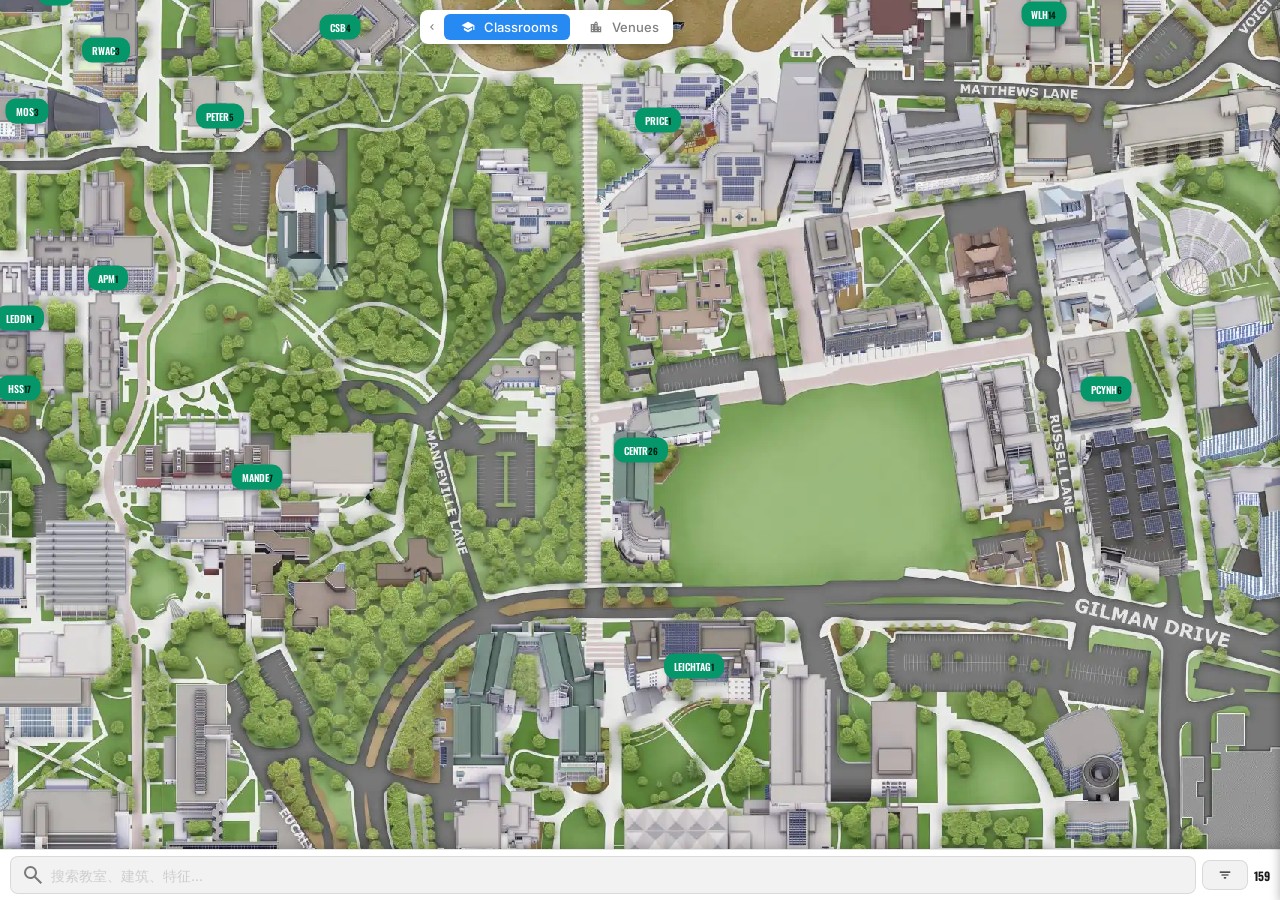
<file: index.html>
<!DOCTYPE html>
<html lang="en">
  <head>
    <meta charset="UTF-8" />
    <meta name="viewport" content="width=device-width, initial-scale=1" />

    <title>UCSD Classroom Schedules</title>
    <meta
      name="description"
      content="See what lectures are happening around you, or when a classroom isn't being used."
    />
    <meta
      property="og:image"
      content="./open-graph.png"
    />
    <meta name="twitter:card" content="summary_large_image" />

    <link rel="preconnect" href="https://fonts.googleapis.com" />
    <link rel="preconnect" href="https://fonts.gstatic.com" crossorigin />
    <link
      href="https://fonts.googleapis.com/css2?family=Inter:wght@400;500;600;700&family=Noto+Sans+SC:wght@400;500;700&family=Oswald&display=swap"
      rel="stylesheet"
    />
    <link rel="stylesheet" type="text/css" href="./index.css" />
  </head>
  <body>
    <div id="root"></div>
    <script src="./index.js"></script>
  </body>
</html>
</file>
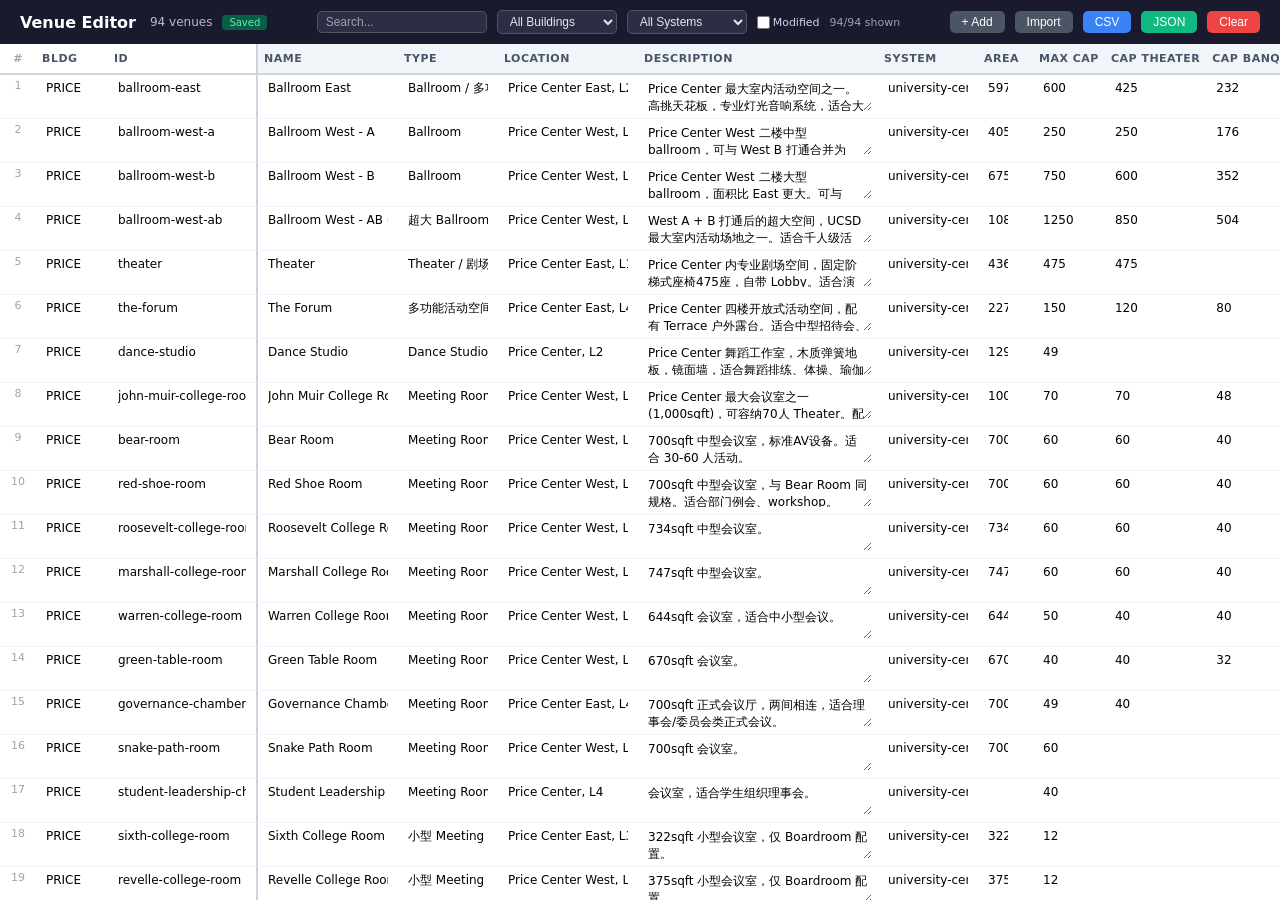
<file: venue-editor.html>
<!DOCTYPE html>
<html lang="zh-CN">
<head>
<meta charset="UTF-8">
<meta name="viewport" content="width=device-width, initial-scale=1.0">
<title>UCSD Venue Data Editor</title>
<style>
* { box-sizing: border-box; margin: 0; padding: 0; }
body { font-family: -apple-system, BlinkMacSystemFont, 'Segoe UI', system-ui, sans-serif; background: #f5f5f5; color: #333; }

.topbar {
  position: fixed; top: 0; left: 0; right: 0; z-index: 200;
  background: #1a1a2e; color: #fff; padding: 8px 20px;
  display: flex; align-items: center; gap: 10px; flex-wrap: nowrap;
  height: 44px;
}
.topbar h1 { font-size: 16px; font-weight: 600; white-space: nowrap; margin-right: 4px; }
.topbar .stats { font-size: 12px; opacity: 0.7; white-space: nowrap; }
.topbar .save-indicator { font-size: 10px; padding: 2px 7px; border-radius: 4px; white-space: nowrap; }
.topbar .save-indicator.saved { background: #065f46; color: #6ee7b7; }
.topbar .save-indicator.unsaved { background: #92400e; color: #fcd34d; }

/* Divider between left info and right controls */
.topbar .spacer { flex: 1; min-width: 8px; }

/* Filter controls inline in topbar */
.topbar input, .topbar select {
  padding: 3px 8px; border: 1px solid #4b5563; border-radius: 5px;
  font-size: 12px; background: #2d2d44; color: #e2e8f0;
}
.topbar input::placeholder { color: #9ca3af; }
.topbar input[type="text"] { width: 170px; }
.topbar select { max-width: 120px; }
.topbar label { font-size: 11px; display: flex; align-items: center; gap: 3px; white-space: nowrap; color: #cbd5e1; }
.topbar .filter-count { font-size: 11px; color: #9ca3af; white-space: nowrap; }

.topbar button {
  padding: 4px 12px; border-radius: 5px; border: none; cursor: pointer;
  font-size: 12px; font-weight: 500; white-space: nowrap;
}
.btn-primary { background: #3b82f6; color: #fff; }
.btn-primary:hover { background: #2563eb; }
.btn-secondary { background: #4b5563; color: #fff; }
.btn-secondary:hover { background: #374151; }
.btn-danger { background: #ef4444; color: #fff; }
.btn-danger:hover { background: #dc2626; }
.btn-success { background: #10b981; color: #fff; }
.btn-success:hover { background: #059669; }

/* Table wrapper: fills remaining viewport */
.table-wrap {
  position: fixed; top: 44px; left: 0; right: 0; bottom: 0;
  overflow: auto;
}

table {
  border-collapse: separate; border-spacing: 0;
  background: #fff; font-size: 12px;
}

/* --- Sticky header row --- */
thead th {
  position: sticky; top: 0; z-index: 20;
  /* top:0 relative to .table-wrap scroll container */
  background: #f1f5f9; border-bottom: 2px solid #cbd5e1;
  padding: 8px 6px; text-align: left; font-weight: 600; font-size: 11px;
  color: #475569; text-transform: uppercase; letter-spacing: 0.5px;
  white-space: nowrap; cursor: pointer; user-select: none;
}
thead th:hover { background: #e2e8f0; }

/* --- Frozen columns: #, Bldg, ID = col 0,1,2 --- */
.freeze {
  position: sticky; z-index: 15;
  background: inherit;
}
thead .freeze { z-index: 30; } /* header + frozen = highest */

.freeze-0 { left: 0; min-width: 36px; }
.freeze-1 { left: 36px; min-width: 72px; }
.freeze-2 { left: 108px; min-width: 150px; border-right: 2px solid #cbd5e1; }

tbody tr { border-bottom: 1px solid #f1f5f9; }
tbody tr:hover td { background: #eff6ff; }
tbody tr.modified td { background: #fefce8; }
/* Frozen cols keep their color on hover/modified */
tbody tr:hover .freeze { background: #e0ecff; }
tbody tr.modified .freeze { background: #fef3c7; }
tbody tr .freeze { background: #fff; }

td {
  padding: 3px 5px; vertical-align: top; max-width: 220px;
  border-bottom: 1px solid #f1f5f9;
}
td input, td textarea, td select {
  width: 100%; border: 1px solid transparent; background: transparent;
  padding: 2px 4px; font-size: 12px; font-family: inherit; border-radius: 3px;
  resize: vertical;
}
td input:focus, td textarea:focus, td select:focus {
  border-color: #3b82f6; background: #fff; outline: none;
  box-shadow: 0 0 0 2px rgba(59,130,246,0.2);
}
td textarea { min-height: 26px; }

.col-desc { min-width: 240px; }
.col-loc { min-width: 140px; }
.col-type { min-width: 100px; }
.col-num { min-width: 55px; }
.col-rate { min-width: 120px; }
.col-equip { min-width: 140px; }
.col-tags { min-width: 100px; }
.col-bool { min-width: 40px; text-align: center; }

.row-num {
  color: #9ca3af; font-size: 11px; text-align: center;
  padding: 4px 2px;
}

.toast {
  position: fixed; bottom: 24px; right: 24px; padding: 12px 20px;
  background: #1f2937; color: #fff; border-radius: 8px; font-size: 13px;
  opacity: 0; transition: opacity 0.3s; z-index: 999; pointer-events: none;
}
.toast.show { opacity: 1; }
</style>
</head>
<body>

<div class="topbar">
  <h1>Venue Editor</h1>
  <span class="stats" id="stats"></span>
  <span class="save-indicator saved" id="saveIndicator">Saved</span>

  <span class="spacer"></span>

  <input type="text" id="search" placeholder="Search..." oninput="renderTable()">
  <select id="filterBldg" onchange="renderTable()"><option value="">All Bldgs</option></select>
  <select id="filterSystem" onchange="renderTable()"><option value="">All Systems</option></select>
  <label><input type="checkbox" id="filterModified" onchange="renderTable()"> Modified</label>
  <span class="filter-count" id="filterCount"></span>

  <span class="spacer"></span>

  <button class="btn-secondary" onclick="addRow()">+ Add</button>
  <button class="btn-secondary" onclick="importCSV()">Import</button>
  <button class="btn-primary" onclick="exportCSV()">CSV</button>
  <button class="btn-success" onclick="exportJSON()">JSON</button>
  <button class="btn-danger" onclick="clearStorage()">Clear</button>
</div>

<div class="table-wrap" id="tableWrap">
  <table>
    <thead id="thead"></thead>
    <tbody id="tbody"></tbody>
  </table>
</div>

<div class="toast" id="toast"></div>
<input type="file" id="fileInput" accept=".csv" style="display:none" onchange="handleFile(event)">

<script>
const STORAGE_KEY = 'ucsd-venue-editor-data';
const STORAGE_MOD_KEY = 'ucsd-venue-editor-modified';

const FIELDS = [
  // First 3 are frozen (index 0=#row, 1=bldg, 2=id)
  { key: 'building_code', label: 'Bldg', type: 'text' },
  { key: 'id', label: 'ID', type: 'text' },
  // Rest scroll normally
  { key: 'name', label: 'Name', class: 'col-loc', type: 'text' },
  { key: 'type', label: 'Type', class: 'col-type', type: 'text' },
  { key: 'location', label: 'Location', class: 'col-loc', type: 'text' },
  { key: 'description', label: 'Description', class: 'col-desc', type: 'textarea' },
  { key: 'system', label: 'System', class: 'col-type', type: 'text' },
  { key: 'area_sqft', label: 'Area', class: 'col-num', type: 'number' },
  { key: 'max_capacity', label: 'Max Cap', class: 'col-num', type: 'number' },
  { key: 'capacity_theater', label: 'Cap Theater', class: 'col-num', type: 'number' },
  { key: 'capacity_banquet', label: 'Cap Banquet', class: 'col-num', type: 'number' },
  { key: 'capacity_classroom', label: 'Cap Class', class: 'col-num', type: 'number' },
  { key: 'capacity_reception', label: 'Cap Recep', class: 'col-num', type: 'number' },
  { key: 'capacity_boardroom', label: 'Cap Board', class: 'col-num', type: 'number' },
  { key: 'capacity_hollow_square', label: 'Cap HolSq', class: 'col-num', type: 'number' },
  { key: 'rate_rso', label: 'Rate RSO', class: 'col-rate', type: 'text' },
  { key: 'rate_department', label: 'Rate Dept', class: 'col-rate', type: 'text' },
  { key: 'rate_external', label: 'Rate External', class: 'col-rate', type: 'text' },
  { key: 'rso_free', label: 'RSO Free', class: 'col-bool', type: 'checkbox' },
  { key: 'managed_by', label: 'Managed By', class: 'col-type', type: 'text' },
  { key: 'equipment', label: 'Equipment', class: 'col-equip', type: 'text' },
  { key: 'booking_method', label: 'Booking', class: 'col-type', type: 'text' },
  { key: 'contact', label: 'Contact', class: 'col-type', type: 'text' },
  { key: 'notes', label: 'Notes', class: 'col-desc', type: 'text' },
  { key: 'tags', label: 'Tags', class: 'col-tags', type: 'text' },
  { key: 'cssa_recommended', label: 'CSSA', class: 'col-bool', type: 'checkbox' },
  { key: 'category', label: 'Category', class: 'col-type', type: 'text' },
];

let venues = [];
let original = [];
let modified = new Set();
let sortCol = null, sortAsc = true;
let saveTimer = null;

// --- localStorage persistence ---
function saveToStorage() {
  try {
    localStorage.setItem(STORAGE_KEY, JSON.stringify(venues));
    localStorage.setItem(STORAGE_MOD_KEY, JSON.stringify([...modified]));
    updateSaveIndicator(true);
  } catch(e) { console.warn('Storage save failed', e); }
}

function loadFromStorage() {
  try {
    const d = localStorage.getItem(STORAGE_KEY);
    const m = localStorage.getItem(STORAGE_MOD_KEY);
    if (d) {
      venues = JSON.parse(d);
      modified = m ? new Set(JSON.parse(m)) : new Set();
      return true;
    }
  } catch(e) {}
  return false;
}

function clearStorage() {
  if (!confirm('Clear all cached edits and reload from CSV?')) return;
  localStorage.removeItem(STORAGE_KEY);
  localStorage.removeItem(STORAGE_MOD_KEY);
  location.reload();
}

function updateSaveIndicator(saved) {
  const el = document.getElementById('saveIndicator');
  el.textContent = saved ? 'Saved' : 'Unsaved...';
  el.className = 'save-indicator ' + (saved ? 'saved' : 'unsaved');
}

function scheduleSave() {
  updateSaveIndicator(false);
  clearTimeout(saveTimer);
  saveTimer = setTimeout(saveToStorage, 800);
}

// --- Init ---
if (loadFromStorage()) {
  original = JSON.parse(JSON.stringify(venues));
  initFilters();
  renderTable();
  toast(`Restored ${venues.length} venues from cache (${modified.size} modified)`);
} else {
  fetch('venue-data-export.csv')
    .then(r => r.text())
    .then(csv => {
      venues = parseCSV(csv);
      original = JSON.parse(JSON.stringify(venues));
      saveToStorage();
      initFilters();
      renderTable();
    })
    .catch(() => { toast('No CSV found. Import a file to start.'); });
}

// --- CSV parsing ---
function parseCSV(text) {
  const lines = text.split('\n');
  const headers = parseCSVLine(lines[0]);
  const rows = [];
  for (let i = 1; i < lines.length; i++) {
    if (!lines[i].trim()) continue;
    const vals = parseCSVLine(lines[i]);
    const row = {};
    headers.forEach((h, j) => row[h] = vals[j] || '');
    rows.push(row);
  }
  return rows;
}

function parseCSVLine(line) {
  const result = []; let current = ''; let inQuotes = false;
  for (let i = 0; i < line.length; i++) {
    const c = line[i];
    if (inQuotes) {
      if (c === '"' && line[i+1] === '"') { current += '"'; i++; }
      else if (c === '"') { inQuotes = false; }
      else { current += c; }
    } else {
      if (c === '"') { inQuotes = true; }
      else if (c === ',') { result.push(current); current = ''; }
      else { current += c; }
    }
  }
  result.push(current);
  return result;
}

function escapeCSV(val) {
  val = String(val ?? '');
  if (val.includes(',') || val.includes('"') || val.includes('\n')) {
    return '"' + val.replace(/"/g, '""') + '"';
  }
  return val;
}

function initFilters() {
  const bldgs = [...new Set(venues.map(v => v.building_code))].sort();
  const systems = [...new Set(venues.map(v => v.system))].sort();
  const bldgSel = document.getElementById('filterBldg');
  const sysSel = document.getElementById('filterSystem');
  // Reset options
  bldgSel.innerHTML = '<option value="">All Buildings</option>';
  sysSel.innerHTML = '<option value="">All Systems</option>';
  bldgs.forEach(b => { const o = document.createElement('option'); o.value = b; o.textContent = b; bldgSel.appendChild(o); });
  systems.forEach(s => { const o = document.createElement('option'); o.value = s; o.textContent = s; sysSel.appendChild(o); });
  document.getElementById('stats').textContent = `${venues.length} venues`;
}

function getFiltered() {
  const q = document.getElementById('search').value.toLowerCase();
  const bldg = document.getElementById('filterBldg').value;
  const sys = document.getElementById('filterSystem').value;
  const modOnly = document.getElementById('filterModified').checked;

  let rows = venues.map((v, i) => ({ ...v, _idx: i }));
  if (q) rows = rows.filter(v => Object.values(v).some(val => String(val).toLowerCase().includes(q)));
  if (bldg) rows = rows.filter(v => v.building_code === bldg);
  if (sys) rows = rows.filter(v => v.system === sys);
  if (modOnly) rows = rows.filter(v => modified.has(v._idx));

  if (sortCol) {
    rows.sort((a, b) => {
      let va = a[sortCol] ?? '', vb = b[sortCol] ?? '';
      const na = Number(va), nb = Number(vb);
      if (!isNaN(na) && !isNaN(nb) && va !== '' && vb !== '') return sortAsc ? na - nb : nb - na;
      return sortAsc ? String(va).localeCompare(String(vb)) : String(vb).localeCompare(String(va));
    });
  }
  return rows;
}

function renderTable() {
  const thead = document.getElementById('thead');
  const tbody = document.getElementById('tbody');
  const filtered = getFiltered();

  document.getElementById('filterCount').textContent =
    `${filtered.length}/${venues.length} shown` + (modified.size ? ` | ${modified.size} modified` : '');

  // Header: # (freeze-0), Bldg (freeze-1), ID (freeze-2), ...rest
  let hdr = '<tr>';
  hdr += '<th class="row-num freeze freeze-0">#</th>';
  hdr += `<th class="freeze freeze-1" onclick="sortBy('${FIELDS[0].key}')">${FIELDS[0].label}${sortCol===FIELDS[0].key?(sortAsc?' ↑':' ↓'):''}</th>`;
  hdr += `<th class="freeze freeze-2" onclick="sortBy('${FIELDS[1].key}')">${FIELDS[1].label}${sortCol===FIELDS[1].key?(sortAsc?' ↑':' ↓'):''}</th>`;
  for (let i = 2; i < FIELDS.length; i++) {
    const f = FIELDS[i];
    hdr += `<th class="${f.class||''}" onclick="sortBy('${f.key}')">${f.label}${sortCol===f.key?(sortAsc?' ↑':' ↓'):''}</th>`;
  }
  hdr += '<th style="min-width:32px"></th></tr>';
  thead.innerHTML = hdr;

  // Body
  tbody.innerHTML = filtered.map(v => {
    const idx = v._idx;
    const isMod = modified.has(idx);
    let row = `<tr class="${isMod ? 'modified' : ''}" data-idx="${idx}">`;
    // Frozen col 0: row number
    row += `<td class="row-num freeze freeze-0">${idx + 1}</td>`;
    // Frozen col 1: building_code
    row += `<td class="freeze freeze-1"><input type="text" value="${esc(v[FIELDS[0].key])}" onchange="updateCell(${idx},'${FIELDS[0].key}',this.value)"></td>`;
    // Frozen col 2: id
    row += `<td class="freeze freeze-2"><input type="text" value="${esc(v[FIELDS[1].key])}" onchange="updateCell(${idx},'${FIELDS[1].key}',this.value)"></td>`;
    // Rest
    for (let i = 2; i < FIELDS.length; i++) {
      const f = FIELDS[i];
      if (f.type === 'checkbox') {
        const checked = v[f.key] === 'True' || v[f.key] === 'true' || v[f.key] === true;
        row += `<td class="${f.class||''}"><input type="checkbox" ${checked ? 'checked' : ''} onchange="updateCell(${idx},'${f.key}',this.checked)"></td>`;
      } else if (f.type === 'textarea') {
        row += `<td class="${f.class||''}"><textarea onchange="updateCell(${idx},'${f.key}',this.value)" onblur="updateCell(${idx},'${f.key}',this.value)">${esc(v[f.key])}</textarea></td>`;
      } else {
        row += `<td class="${f.class||''}"><input type="${f.type}" value="${esc(v[f.key])}" onchange="updateCell(${idx},'${f.key}',this.value)"></td>`;
      }
    }
    row += `<td><button onclick="deleteRow(${idx})" style="border:none;background:none;color:#ef4444;cursor:pointer;font-size:13px" title="Delete">✕</button></td>`;
    row += '</tr>';
    return row;
  }).join('');
}

function esc(s) { return String(s ?? '').replace(/&/g,'&amp;').replace(/"/g,'&quot;').replace(/</g,'&lt;'); }

function updateCell(idx, key, value) {
  venues[idx][key] = value;
  const orig = original[idx];
  if (orig && orig[key] !== String(value)) { modified.add(idx); }
  document.querySelector(`tr[data-idx="${idx}"]`)?.classList.toggle('modified', modified.has(idx));
  document.getElementById('filterCount').textContent =
    `${getFiltered().length}/${venues.length} shown` + (modified.size ? ` | ${modified.size} modified` : '');
  scheduleSave();
}

function sortBy(col) {
  if (sortCol === col) sortAsc = !sortAsc;
  else { sortCol = col; sortAsc = true; }
  renderTable();
}

function addRow() {
  const row = {};
  FIELDS.forEach(f => row[f.key] = f.type === 'checkbox' ? false : '');
  venues.push(row);
  modified.add(venues.length - 1);
  scheduleSave();
  renderTable();
  document.getElementById('tbody').lastElementChild?.scrollIntoView({ behavior: 'smooth' });
  toast('New row added');
}

function deleteRow(idx) {
  if (!confirm(`Delete "${venues[idx]?.name || 'this venue'}"?`)) return;
  venues.splice(idx, 1);
  original.splice(idx, 1);
  modified = new Set([...modified].filter(i => i !== idx).map(i => i > idx ? i - 1 : i));
  scheduleSave();
  renderTable();
  toast('Row deleted');
}

function exportCSV() {
  const headers = FIELDS.map(f => f.key);
  if (venues.length > 0) {
    Object.keys(venues[0]).forEach(k => { if (!headers.includes(k) && k !== '_idx') headers.push(k); });
  }
  const lines = [headers.join(',')];
  venues.forEach(v => { lines.push(headers.map(h => escapeCSV(v[h])).join(',')); });
  download(lines.join('\n'), 'venue-data-export.csv', 'text/csv;charset=utf-8');
  toast('CSV exported');
}

function exportJSON() {
  const venueMap = {};
  venues.forEach(v => {
    const code = v.building_code;
    if (!venueMap[code]) venueMap[code] = { spaces: [] };
    const cap = {};
    if (v.capacity_theater) cap.theater = Number(v.capacity_theater);
    if (v.capacity_banquet) cap.banquet = Number(v.capacity_banquet);
    if (v.capacity_classroom) cap.classroom = Number(v.capacity_classroom);
    if (v.capacity_reception) cap.reception = Number(v.capacity_reception);
    if (v.capacity_boardroom) cap.boardroom = Number(v.capacity_boardroom);
    if (v.capacity_circle) cap.circle = Number(v.capacity_circle);
    if (v.capacity_u_shape) cap.u_shape = Number(v.capacity_u_shape);
    if (v.capacity_hollow_square) cap.hollow_square = Number(v.capacity_hollow_square);
    if (v.capacity_max_standalone) cap.max = Number(v.capacity_max_standalone);
    const space = {
      id: v.id, name: v.name, category: v.category || '',
      description: (v.description || '').replace(/ \| /g, '\n'),
      system: v.system || '',
      location: (v.location || '').replace(/ \| /g, '\n'),
      area_sqft: v.area_sqft ? Number(v.area_sqft) : null,
      capacity: cap,
      max_capacity: v.max_capacity ? Number(v.max_capacity) : null,
      type: v.type || '',
      rates: {
        rso: (v.rate_rso || '').replace(/ \| /g, '\n'),
        department: (v.rate_department || '').replace(/ \| /g, '\n'),
        external: (v.rate_external || '').replace(/ \| /g, '\n'),
      },
      rso_free: v.rso_free === true || v.rso_free === 'True' || v.rso_free === 'true',
      managed_by: (v.managed_by || '').replace(/ \| /g, '\n'),
      equipment: (v.equipment || '').split(' | ').filter(Boolean),
      booking_method: (v.booking_method || '').replace(/ \| /g, '\n'),
      contact: (v.contact || '').replace(/ \| /g, '\n'),
      notes: (v.notes || '').replace(/ \| /g, '\n'),
      tags: (v.tags || '').split(' | ').filter(Boolean),
      cssa_recommended: v.cssa_recommended === true || v.cssa_recommended === 'True' || v.cssa_recommended === 'true',
    };
    venueMap[code].spaces.push(space);
  });
  const output = JSON.stringify({ venues: venueMap }, null, 2);
  download(output, 'venues-export.json', 'application/json');
  toast('JSON exported');
}

function download(content, filename, type) {
  const blob = new Blob([content], { type });
  const a = document.createElement('a');
  a.href = URL.createObjectURL(blob);
  a.download = filename;
  a.click();
  URL.revokeObjectURL(a.href);
}

function importCSV() { document.getElementById('fileInput').click(); }

function handleFile(e) {
  const file = e.target.files[0];
  if (!file) return;
  const reader = new FileReader();
  reader.onload = (ev) => {
    venues = parseCSV(ev.target.result);
    original = JSON.parse(JSON.stringify(venues));
    modified = new Set();
    saveToStorage();
    initFilters();
    renderTable();
    toast(`Imported ${venues.length} venues from ${file.name}`);
  };
  reader.readAsText(file);
  e.target.value = '';
}

// Drag & drop
document.addEventListener('dragover', e => e.preventDefault());
document.addEventListener('drop', e => {
  e.preventDefault();
  const file = e.dataTransfer.files[0];
  if (file && file.name.endsWith('.csv')) {
    const reader = new FileReader();
    reader.onload = (ev) => {
      venues = parseCSV(ev.target.result);
      original = JSON.parse(JSON.stringify(venues));
      modified = new Set();
      saveToStorage();
      initFilters();
      renderTable();
      toast(`Imported ${venues.length} venues`);
    };
    reader.readAsText(file);
  }
});

function toast(msg) {
  const t = document.getElementById('toast');
  t.textContent = msg;
  t.classList.add('show');
  setTimeout(() => t.classList.remove('show'), 3000);
}
</script>
</body>
</html>
</file>
<file: index.css>
:root{color-scheme:dark;--background: #182330;--text: rgba(255, 255, 255, .9);--secondary: rgba(255, 255, 255, .5);--exam: #c1d84d;--line: #435060;--card-line: rgba(255, 255, 255, .1);--card-header: rgba(255, 255, 255, .05);--result-hover: rgba(255, 255, 255, .1);--button: rgba(0, 184, 255, .3);--button-hover: rgba(0, 184, 255, .5);--field: rgba(255, 255, 255, .1);--card-shadow-hover: 0 2px 5px rgba(0, 0, 0, .3);--card-shadow-active: 0 0 0 rgba(0, 0, 0, .6);--modal: #324153;--modal-shadow: 0 3px 10px rgba(0, 0, 0, .5);--red: #ff4e84;--active: #41cf46;--soon: #f3d500;--dropdown: url("./material-arrow-drop-down-white-6SBEOKL6.svg");--link: #9acfff;--highlight: rgba(255, 255, 255, .5);--icon-button-hover: rgba(255, 255, 255, .05);--normal: "Inter", -apple-system, BlinkMacSystemFont, "Segoe UI", Roboto, "Helvetica Neue", Arial, sans-serif, "Apple Color Emoji", "Segoe UI Emoji", "Segoe UI Symbol";--narrow: "Oswald", Impact, sans-serif, "Apple Color Emoji", "Segoe UI Emoji", "Segoe UI Symbol"}@media (prefers-color-scheme: light){:root{color-scheme:light;--background: #f1f4f5;--text: rgba(0, 0, 0, .9);--secondary: rgba(0, 0, 0, .5);--exam: #c1a20a;--line: #e9eef1;--card-line: rgba(0, 0, 0, .1);--card-header: rgba(0, 0, 0, .05);--result-hover: rgba(0, 0, 0, .1);--button: #2789f2;--button-hover: #1866ba;--field: rgba(0, 0, 0, .05);--card-shadow-hover: 0 2px 5px rgba(0, 0, 0, .1);--card-shadow-active: 0 0 0 rgba(0, 0, 0, .3);--modal: white;--modal-shadow: 0 3px 10px rgba(0, 0, 0, .3);--red: #ff004e;--active: #09880d;--soon: #966f01;--dropdown: url("./material-arrow-drop-down-black-6REO6Q3L.svg");--link: #2597ff}}html{height:100%}body{margin:0;height:100%;font-family:var(--normal);font-size-adjust:cap-height from-font;background-color:var(--background);color:var(--text);overflow:hidden}button,input,select{-webkit-appearance:none;appearance:none;background:none;border:none;padding:0;color:inherit;font:inherit}button:not(:disabled),select:not(:disabled),input[type=checkbox]:not(:disabled){cursor:pointer}h1,h2,h3,p{margin:0}a{color:inherit;text-decoration:none}::placeholder{color:inherit;opacity:.3}.visually-hidden{clip:rect(0 0 0 0);clip-path:inset(50%);height:1px;overflow:hidden;position:absolute;white-space:nowrap;width:1px}.icon{fill:currentColor;width:24px}input[type=checkbox]{border:1px solid var(--card-line);border-radius:5px;width:1.2em;height:1.2em;margin:0}input[type=checkbox]:hover{background-color:var(--field)}input[type=checkbox]:checked{border-color:transparent;background-color:var(--button);background-image:url("./material-check-white-EO6UTSEL.svg");background-position:center;background-size:cover}input[type=checkbox]:checked:hover{background-color:var(--button-hover)}#root{height:100%;display:flex;flex-direction:column}.buildings-wrapper{height:0;flex:auto;display:flex;position:relative;overflow:hidden}.notice{position:absolute;inset:0;z-index:1;text-align:center;padding:20px;display:flex;justify-content:center;align-items:center;background-color:#00000080;backdrop-filter:grayscale(1) blur(5px);opacity:0;visibility:hidden;transition:opacity .5s,visibility .5s,padding-right .2s;font-family:var(--normal)}.notice-visible{opacity:1;visibility:visible}.notice-date-open{padding-right:360px}@media (max-width: 690px){.notice-date-open{padding-right:20px;padding-bottom:calc(70vh + 20px)}}.notice-text{color:#fff;display:block;max-width:500px;transform:scale(.9);transition:transform .5s}.notice-visible .notice-text{transform:none}.buildings{flex:auto;position:relative;overflow:auto;-webkit-overflow-scrolling:touch}.scroll-area{background-image:url("./map-Y27R7POC.webp");background-repeat:no-repeat;image-rendering:pixelated;image-rendering:crisp-edges}.building-btn{font-family:var(--narrow);position:absolute;transform:translate(-50%,-50%);padding:5px 10px;border-radius:10px;background-image:linear-gradient(120deg,#00629b,#182b49);color:#ffcd00;box-shadow:var(--card-shadow-hover);white-space:nowrap;transition:box-shadow .2s,visibility .2s,opacity .2s}.building-btn:active{box-shadow:var(--card-shadow-active)}.building-btn.selected{box-shadow:0 0 0 3px var(--highlight)}.building-btn-hidden{visibility:hidden;opacity:0}.room-count{background-color:var(--modal);color:var(--secondary);font-size:10px;position:absolute;top:0;right:0;transform:translate(50%,-50%);border-radius:50px;padding:2px 5px;box-shadow:var(--card-shadow-hover);font-family:var(--normal);box-sizing:border-box;height:16px;min-width:16px;text-align:center}.in-use{color:var(--text)}.info-panel{display:flex;flex-direction:row;align-items:center;padding:0 20px}.title{font-weight:400;font-size:18px;margin-right:20px}.subtitle{color:var(--secondary)}.instructions{font-size:14px;color:var(--secondary)}.link{color:var(--link);text-decoration:none}.link:hover{text-decoration:underline}@media (max-width: 530px){.panel{height:80px}.title{font-size:16px}.info-panel{flex-direction:column;align-items:flex-start;justify-content:center;padding:0 15px}}.abbrev-heading{position:relative;line-height:1}.abbrev{font-family:var(--narrow);white-space:nowrap;opacity:.15}.colon{color:transparent;font-size:1px;position:absolute;z-index:-1}.long{position:absolute;bottom:.6em;left:.4em;right:.2em;font-size:.25em;font-family:var(--normal);font-weight:700;word-break:break-word}.corner{position:fixed;z-index:3;top:0;right:0;margin:20px;display:flex;flex-direction:column;background-color:var(--modal);box-shadow:var(--modal-shadow);border-radius:10px;transition:opacity .2s,visibility .2s,box-shadow .2s,border-radius .2s}@media (max-width: 690px){.corner{top:unset;right:unset;bottom:0;left:0;margin:10px;flex-direction:column-reverse}}.date-panel-open{box-shadow:none;border-radius:15px}@media (max-width: 950px){.bottom-panel-open{opacity:0;visibility:hidden}}.date-time-button{display:flex;gap:15px;align-items:center;padding:10px 15px}.showing-schedule-wrapper{display:flex;flex-direction:column;align-items:flex-start;gap:4px}.showing-schedule-text{font-size:.8em;font-family:var(--normal);color:var(--secondary)}.date-time{font-family:var(--normal);font-weight:700}.quarter-week{font-size:.8em;font-family:var(--normal)}.selected-term{font-family:var(--normal);font-weight:700}.edit-icon{background-image:url("./material-edit-white-PLQSK4RU.svg")}.date-time-panel{position:fixed;z-index:5;top:0;right:0;width:320px;background-color:var(--modal);box-shadow:var(--modal-shadow);margin:20px;padding:10px 0;border-radius:15px;display:flex;flex-direction:column;gap:10px;transition:transform .2s,opacity .2s,visibility .2s;overflow:hidden}.date-time-panel-hidden{transform:translate(20px);opacity:0;visibility:hidden}.date-time-panel-bottom-panel.date-time-panel-hidden,.date-time-panel-notice-visible.date-time-panel-hidden{transform:translate(350px)}.calendar-open{bottom:0;padding-bottom:0}@media (max-width: 950px){.date-time-panel-bottom-panel,.date-time-panel-bottom-panel.date-time-panel-hidden{transform:translate(20px);opacity:0;visibility:hidden}}@media (max-width: 690px){.date-time-panel{top:unset;width:unset;bottom:0;left:0;margin:0;border-bottom-left-radius:0;border-bottom-right-radius:0}.date-time-panel-hidden,.date-time-panel-bottom-panel,.date-time-panel-bottom-panel.date-time-panel-hidden,.date-time-panel-notice-visible.date-time-panel-hidden{transform:translateY(20px)}.calendar-open{height:70vh}}.calendar-scroll-area{overflow:auto;-webkit-overflow-scrolling:touch;height:0;flex:auto;position:relative}.calendar-scroll-area .gradient-top{height:120px;margin-bottom:-120px;z-index:1}.calendar-row{display:flex;align-items:center;min-height:30px}.calendar-header-row{position:sticky;top:0;background-color:var(--modal);z-index:5}.calendar-deco-row{margin-bottom:-30px;height:0;position:sticky;top:30px}.calendar-deco{position:absolute;left:0;right:0;top:0;transform:translateY(90px)}.calendar-header-line{border-bottom:1px solid var(--line);margin-bottom:-1px;position:relative;z-index:1}.calendar-week-num{width:25px;flex:none;align-self:stretch;display:flex;align-items:center;justify-content:flex-end;border-right:1px solid var(--line);padding-right:10px;color:var(--secondary);font-family:var(--narrow)}.calendar-header-row .calendar-week-num span{display:block;position:relative;top:90px}.calendar-item{flex:1 0 0;height:30px;display:flex;justify-content:center;align-items:center;position:relative;z-index:0}.calendar-week-day{font-family:var(--narrow)}.calendar-day{cursor:pointer}.calendar-day:focus-within{outline:1px solid var(--text);border-radius:50%}.calendar-break-day{color:var(--secondary)}.calendar-finals-day{color:var(--exam)}.calendar-selected{background-color:var(--button);color:#fff}.calendar-day.calendar-selected{border-radius:30px}.calendar-heading-row{position:sticky;z-index:1}.calendar-quarter-heading-row{top:0;z-index:3}.calendar-month-heading-row{top:90px}.calendar-heading-row:nth-child(2){margin-top:0}.calendar-heading{flex:auto;font-weight:400;text-align:center}.calendar-quarter-heading{font-size:64px;white-space:nowrap;padding-top:30px}.calendar-month-heading{font-size:1em;font-family:var(--normal)}.show-year-btn{font-family:var(--normal);margin:10px auto;padding:5px 10px;background-color:var(--button);color:#fff;border-radius:5px;height:100%}.show-year-btn:hover{background-color:var(--button-hover)}.show-year-btn-top{position:relative;z-index:4;margin-bottom:-30px}.date-time-flex{display:flex;padding:0 10px;gap:10px}.checkbox-label{display:flex;align-items:center;gap:10px;font-family:var(--normal)}.tz-note{display:block;font-size:.8em;color:var(--secondary)}.date-input,.time-input,.today-btn{height:40px;padding:0 15px;border-radius:10px}.date-input,.time-input{font-family:var(--narrow);background-color:var(--field)}.today-btn{font-family:var(--normal)}.today-btn,.filled-icon-btn{background-color:var(--button);color:#fff}.today-btn:hover,.filled-icon-btn:hover,.date-time-button:hover .filled-icon-btn{background-color:var(--button-hover)}.checkbox-label,.date-input{flex:auto}.filled-icon-btn{width:40px;height:40px;border-radius:50%;font-size:0;font-size-adjust:none;background-size:24px;background-position:center;background-repeat:no-repeat}.close-date-btn{background-image:url("./material-done-white-EO6UTSEL.svg")}.building-panel{position:fixed;z-index:3;left:20px;right:20px;bottom:20px;margin:0 auto;max-width:820px;height:60vh;display:flex;flex-direction:column;background-color:var(--modal);box-shadow:var(--modal-shadow);border-radius:15px;transition:transform .2s,opacity .2s,visibility .2s,right .2s;overflow:auto;-webkit-overflow-scrolling:touch}.building-panel-invisible{opacity:0;transform:translateY(20px);visibility:hidden}.right-panel-open{right:360px}@media (max-width: 950px){.right-panel-open{right:20px}}@media (max-width: 690px){.building-panel{left:0;right:0;bottom:0;height:70vh;border-bottom-left-radius:0;border-bottom-right-radius:0}.room-list .gradient-top{margin-top:-10px}}.building-name,.rooms,.schedule{width:100%;box-sizing:border-box}.building-name{height:160px;flex:none;position:relative;z-index:1;display:flex;align-items:flex-start;justify-content:space-between;transition:height .5s;background-image:linear-gradient(120deg,#00629b,#182b49);color:#fff;overflow:hidden}.schedule-view{height:48px}.building-name .abbrev-heading{font-weight:400;position:absolute;bottom:0;left:0;right:0;font-size:140px;margin:20px 20px 0;transition:transform .5s;transform-origin:bottom left}.schedule-view .abbrev-heading{transform:translate(28px,-9px) scale(.2)}.building-name .abbrev,.building-name .long{transition:opacity .5s,visibility .5s}.building-name .abbrev{opacity:.3}.schedule-view .abbrev{opacity:1}.schedule-view .long{opacity:0;visibility:hidden}.room-number{font-family:var(--narrow);transition:opacity .5s}.list-view .room-number{opacity:0}.building-header-image{position:absolute;top:0;left:0;width:100%;height:100%;object-fit:cover;opacity:.5}.schedule-view .building-header-image{opacity:0}.image{transition:opacity .5s}.image-loading{opacity:0;transition:none}.icon-btn{font-size:0;font-size-adjust:none;padding:12px;position:relative;z-index:1}.icon-btn:hover{background-color:var(--icon-button-hover)}.close{margin-left:auto}.list-view .close{border-bottom-left-radius:15px}.back{transition:opacity .5s,margin-left .5s,visibility .5s}.list-view .back{visibility:hidden;opacity:0;margin-left:-48px}.building-images{padding:20px 20px 0;column-width:200px;column-gap:20px;column-fill:balance}.building-image-link{display:flex;margin-bottom:20px}@media (max-width: 690px){.building-images{padding:10px 10px 0}.building-image-link{margin-bottom:10px}}.building-image{width:100%;height:auto;border-radius:10px;transition:box-shadow .2s,opacity .2s}.building-image-link:hover .building-image{box-shadow:var(--card-shadow-hover)}.empty{flex:auto;display:flex;padding:20px;align-items:center;justify-content:center;color:var(--secondary);font-family:var(--normal);text-align:center}.empty p{max-width:350px}.rooms{padding:0 20px;display:grid;gap:10px;grid-template-columns:repeat(auto-fill,minmax(14ch,1fr))}@media (max-width: 690px){.rooms{padding:0 10px}}.room{text-align:left;padding:10px 15px;border-radius:10px;border:1px solid var(--card-line);transition:box-shadow .2s}.room:hover,.meeting:hover{box-shadow:var(--card-shadow-hover)}.room:active,.meeting:active{box-shadow:var(--card-shadow-active)}.room-name{font-family:var(--narrow)}.current-meeting{font-family:var(--narrow);color:var(--secondary);font-size:.8em}.active .current-meeting{color:var(--active)}.soon .current-meeting{color:var(--soon)}.inactive .current-meeting{font-family:var(--normal)}.schedule{display:flex;flex-direction:column}.day-names,.meetings-wrapper{display:flex;gap:10px;padding:0 10px}.day-names-wrapper{position:sticky;top:0;z-index:1}.day-names{padding:10px}.day{flex:1 0 0;position:relative}.day-name{text-align:center}.selected-day{background-color:var(--text);color:var(--modal);border-radius:5px;box-shadow:var(--card-shadow-hover)}.meetings-wrapper{flex:auto}.has-holiday{display:flex;justify-content:center;align-items:center;text-align:center}.schedule-holiday-notice{color:var(--secondary);font-family:var(--normal)}.meeting{display:flex;flex-direction:column;text-align:left;padding:5px;border-radius:10px;border:1px solid var(--card-line);position:absolute;left:0;right:0;box-sizing:border-box;transition:box-shadow .2s}.special-summer{font-family:var(--narrow);color:var(--exam);position:absolute;bottom:5px;right:5px;font-size:.8em;cursor:help;text-decoration:none}.exam{border-color:var(--exam)}.meeting-name{font-family:var(--narrow)}.meeting-time{font-size:.5em;font-family:var(--normal)}@media (max-width: 690px){.full-week .meeting-name{font-size:.55em}.full-week .meeting-time{font-size:.4em}}.gradient{display:flex;flex-direction:column;height:20px}.gradient-sticky{position:sticky}.gradient-bg{position:absolute;z-index:-1;left:0;width:100%;height:100%}.gradient-top{top:0}.gradient-bottom{bottom:0}.gradient-top:before,.gradient-bottom:after{content:"";background-color:var(--modal);flex:auto}.gradient-top:after,.gradient-bottom:before{content:"";height:20px}.gradient-top:after{background-image:linear-gradient(var(--modal),transparent)}.gradient-bottom:before{background-image:linear-gradient(transparent,var(--modal))}.now{border-top:1px solid var(--red);box-shadow:0 0 5px var(--red);position:absolute;left:0;right:0}.disclaimer-wrapper{position:sticky;bottom:0}.disclaimer{padding:10px;color:var(--secondary);font-size:12px;font-family:var(--normal)}.term-buttons{position:relative;height:45px;overflow:hidden;border-top:1px solid var(--line)}.term-buttons:before,.term-buttons:after{content:"";position:absolute;display:block;top:0;bottom:0;width:20px;z-index:5;pointer-events:none}.term-buttons:before{left:0;background-image:linear-gradient(to left,transparent,var(--modal))}.term-buttons:after{right:0;background-image:linear-gradient(to right,transparent,var(--modal))}.term-button{position:absolute;top:10px;left:50%;display:flex;align-items:center;justify-content:center;border:1px solid var(--card-line);width:6ch;height:25px;font-size:.8em;border-radius:5px;box-sizing:border-box;transition:transform .2s,box-shadow .2s}.term-button:hover{box-shadow:var(--card-shadow-hover)}.term-button-selected{border-color:transparent;background-color:var(--button);color:#fff}.term-button-selected:hover{background-color:var(--button-hover);box-shadow:none}.term-button-hidden{display:none}.term-statuses{border-top:1px solid var(--line);font-size:.8em;padding:10px 15px;gap:2px;display:flex;flex-direction:column;font-family:var(--normal);color:var(--secondary);transition:opacity .2s,visibility .2s,transform .2s}.term-code{font-family:var(--narrow);color:var(--text)}.updated-date{color:var(--text)}.term-offline{color:var(--red)}.term-unavailable{color:var(--soon)}.credit{border-top:1px solid var(--line);padding:10px 15px;font-size:.8em;font-family:var(--normal);color:var(--secondary)}@media (max-width: 690px){.term-buttons,.term-statuses,.credit{border-top:none;border-bottom:1px solid var(--line)}}.search-wrapper{position:fixed;z-index:5;top:0;left:0;margin:20px;background-color:var(--modal);box-shadow:var(--modal-shadow);border-radius:10px;width:360px;transition:opacity .4s,visibility .4s;max-height:calc(100% - 40px);display:flex;flex-direction:column}.hide-search{visibility:hidden;opacity:0}.search-bar{display:flex;padding-left:8px;height:40px;font-family:var(--normal);flex:none}.search-input{padding:0 8px;flex:auto}.clear-btn{width:40px;padding:0;border-top-right-radius:10px}.ongoing-only{display:none;padding:10px;font-family:var(--normal);gap:10px}.show-ongoing-only,.search-wrapper:focus-within .ongoing-only{display:flex}.no-results,.results{border-top:1px solid var(--line)}.no-results{font-family:var(--normal);padding:10px 10px 0;color:var(--secondary)}.results{padding:5px 0;list-style:none;overflow:auto;-webkit-overflow-scrolling:touch;flex:auto}.result-heading{color:var(--secondary);font-size:.8em;text-transform:uppercase;padding:5px 10px;font-family:var(--normal);font-weight:400}.result{display:flex;flex-direction:column;width:100%;box-sizing:border-box;padding:5px 10px;text-align:left}.result:hover,.result-selected{background-color:var(--result-hover)}.result-secondary{font-size:.8em}.result-name{font-family:var(--normal)}.result-code{font-family:var(--narrow)}.result-match{background-color:var(--button);color:#fff;border-radius:2px}@media (max-width: 690px){.search-wrapper{right:0;width:unset;margin:10px;max-height:calc(100% - 20px)}.clear-btn{border-radius:50%}.showing-results{margin:0;padding:10px 0;border-radius:0}.showing-results .search-bar,.result-heading,.no-results,.ongoing-only{margin:0 10px}.result{padding:5px 20px}}.modal{display:block;visibility:hidden;border:none;position:fixed;z-index:10;top:0;left:0;width:100%;height:100%;overflow:hidden;box-sizing:border-box;padding:40px;display:flex;justify-content:center;align-items:center;background-color:#00000080;backdrop-filter:blur(10px);opacity:0;pointer-events:none;user-select:none;transition:visibility .2s,opacity .2s}.modal[open]{visibility:visible;opacity:1;pointer-events:unset;user-select:text}.modal:modal{max-width:unset;max-height:unset}.modal::backdrop{background:none}.modal:focus{outline:none}.modal-body{width:100%;max-width:1000px;max-height:100%;overflow:auto;-webkit-overflow-scrolling:touch;background-color:var(--modal);box-shadow:var(--modal-shadow);border-radius:20px;transform:scale(.95);transition:transform .2s,border-radius .2s}.modal[open] .modal-body{transform:none}.modal-title{font-weight:400}.modal-title-course-code{font-size:140px;line-height:1}.modal-title-professor{font-family:var(--normal);font-size:36px}.last-name{font-weight:700}.modal-header{display:flex;align-items:flex-start}.modal-header h1{flex:auto;width:0;padding:40px;overflow:hidden}.modal-header .long{margin:40px}.modal-header .close{margin:28px 28px 28px 0;border-radius:50%}@media (max-width: 700px){.modal{padding:0;backdrop-filter:none;align-items:flex-start;overflow:auto}.modal-body{min-height:100%;max-height:unset}.modal[open] .modal-body{transform:none;border-radius:0}.modal-header h1{padding:20px}.modal-header .long{margin:20px}}.course-info{margin:0 40px 40px;display:flex;flex-direction:column;gap:20px}.group{display:flex;flex-direction:column;border:1px solid var(--card-line);border-radius:10px;gap:5px;padding-bottom:5px}.group-info{display:flex;border-top-left-radius:10px;border-top-right-radius:10px;background-color:var(--card-header);overflow:hidden;position:relative;min-height:40px;padding:10px;gap:10px;box-sizing:border-box}.course-code{line-height:20px;font-family:var(--narrow)}.group-code{font-family:var(--narrow);line-height:20px;opacity:.15;font-size:1.5em}.group-code-small{font-size:1em;opacity:.5}.section-title{font-family:var(--normal);font-weight:400;font-size:1em}.instructors{display:flex;flex-direction:column;text-align:right;margin-left:auto;gap:5px}.instructor,.staff{font-family:var(--normal)}.additional-meetings-divider{border:none;border-top:1px solid var(--card-line);margin:0;width:100%}.meeting-card{display:flex;align-items:baseline;padding:0 10px}.meeting-code{font-family:var(--narrow)}.meeting-type{display:flex;align-items:baseline;gap:5px;font-family:var(--normal);margin-right:auto}.section-capacity{width:120px;font-family:var(--normal)}.meeting-date{font-family:var(--narrow);width:180px}.live-marker{background-color:var(--active);display:inline-block;width:.5em;height:.5em;margin:.2em .25em;border-radius:50%;position:relative}.live-marker:after{content:"";background-color:var(--active);display:block;position:absolute;inset:0;border-radius:50%;animation:live 1s infinite}@keyframes live{0%{transform:scale(1);opacity:1}to{transform:scale(2);opacity:0}}.location{font-family:var(--narrow);width:80px;text-align:left}.location-not-room{font-family:var(--normal)}.instructor,.location[href]{color:var(--link)}.instructor:hover,.location[href]:hover{text-decoration:underline}.mobile-break{display:none}@media (max-width: 700px){.course-info{margin:0 20px 20px}}@media (max-width: 570px){.meeting-card{flex-wrap:wrap;justify-content:flex-end;gap:0 10px}.section-capacity,.meeting-date,.location{width:auto}.mobile-break{display:block;width:100%}}.college-revelle{background-image:linear-gradient(120deg,#2045c5,#273b80);color:#fff}.college-muir{background-image:linear-gradient(120deg,#24a53b,#095540);color:#fff}.college-marshall{background-image:linear-gradient(120deg,#e90a19,#b01e28);color:#fff}.college-warren{background-image:linear-gradient(120deg,#c3165b,#802449);color:#fff}.college-erc{background-image:linear-gradient(120deg,#20a2f1,#5a8ab5);color:#fff}.college-sixth{background-image:linear-gradient(120deg,#11b0bf,#068a96);color:#fff}.college-seventh{background-image:linear-gradient(120deg,#e9b418,#d09228);color:#fff}.college-eighth{background-image:linear-gradient(120deg,#6c2ab3,#46206f);color:#fff}.college-pepperCanyon{background-image:linear-gradient(120deg,#068a96,#08484e);color:#fff}.college-med,.college-health{background-image:linear-gradient(120deg,#f0f5f6,#d6e8f0);color:#ff004e}.mode-toggle{position:fixed;top:10px;right:10px;z-index:21;display:flex;align-items:center;background:var(--modal);border-radius:8px;box-shadow:var(--modal-shadow);overflow:hidden;transition:all .25s cubic-bezier(.4,0,.2,1)}@media (min-width: 691px){.mode-toggle{left:420px;right:auto}}.mode-toggle-collapse-btn{display:flex;align-items:center;justify-content:center;width:24px;height:34px;border:none;background:transparent;color:var(--secondary);cursor:pointer;flex-shrink:0;padding:0;transition:color .15s}.mode-toggle-collapse-btn:hover{color:var(--text)}.mode-toggle-buttons{display:flex;gap:2px;padding:2px 2px 2px 0;overflow:hidden;max-width:250px;opacity:1;transition:max-width .25s cubic-bezier(.4,0,.2,1),opacity .2s ease,padding .25s ease}.mode-toggle-collapsed .mode-toggle-buttons{max-width:0;opacity:0;padding:2px 0}.mode-btn{display:flex;align-items:center;gap:4px;padding:5px 12px;border:none;border-radius:6px;background:transparent;color:var(--secondary);cursor:pointer;font-family:var(--normal);font-size:13px;transition:all .2s;white-space:nowrap}.mode-btn:hover{background:var(--result-hover);color:var(--text)}.mode-btn-active,.mode-btn-active:hover{background:var(--button);color:#fff}.mode-label{font-weight:500}.building-btn.venue-mode{font-weight:600;font-size:11px}.building-btn.venue-mode .venue-space-count{display:inline-flex;align-items:center;gap:2px;font-size:10px;opacity:.9}.building-btn.classroom-mode{font-weight:600;font-size:11px;background:#059669;color:#fff}.building-btn.classroom-mode.selected{background:#047857}.building-btn.classroom-mode .venue-space-count{display:inline-flex;align-items:center;gap:2px;font-size:10px;opacity:.9}.venue-panel{position:fixed;right:0;top:0;bottom:0;width:min(420px,100vw);background:var(--modal);box-shadow:var(--modal-shadow);z-index:10;overflow-y:auto;transform:translate(100%);transition:transform .3s ease;font-family:var(--normal)}.venue-panel-visible{transform:translate(0)}@media (max-width: 690px){.venue-panel{inset:auto 0 0;width:100%;height:70vh;transform:translateY(100%);border-radius:16px 16px 0 0}.venue-panel-visible{transform:translateY(0)}}.venue-panel-drag-handle{width:36px;height:4px;border-radius:2px;background:var(--card-line);margin:0 auto 8px;opacity:.6}@media (min-width: 691px){.venue-panel-drag-handle{display:none}}.venue-panel-header{padding:16px 20px 12px;border-bottom:3px solid var(--button)}.venue-panel-header-top{display:flex;justify-content:space-between;align-items:flex-start;gap:8px}.venue-panel-title{margin:0;font-size:18px;font-weight:700;display:flex;align-items:center;gap:6px}.venue-panel-systems{display:flex;flex-wrap:wrap;gap:4px;margin:8px 0 0}.venue-system-tag{display:inline-flex;align-items:center;font-size:11px;font-weight:600;color:#fff;padding:2px 8px;border-radius:4px;white-space:nowrap}.venue-panel-contact{margin:4px 0 0;font-size:12px;color:var(--secondary)}.venue-panel-close{background:none;border:none;color:var(--secondary);cursor:pointer;padding:4px;border-radius:4px;flex-shrink:0;display:flex;align-items:center}.venue-panel-close:hover{background:var(--result-hover);color:var(--text)}.venue-panel-count{margin:6px 0 0;font-size:12px;color:var(--secondary)}.venue-panel-search-bar{display:flex;align-items:center;gap:6px;padding:8px 16px;border-bottom:1px solid var(--card-line);color:var(--secondary)}.venue-panel-search{flex:1;border:none;background:transparent;color:var(--text);font-size:13px;font-family:var(--normal);outline:none}.venue-panel-search::placeholder{color:var(--secondary)}.venue-panel-search-count{font-size:11px;color:var(--secondary);white-space:nowrap}.venue-panel-empty{text-align:center;color:var(--secondary);font-size:13px;padding:20px}.venue-panel-list{padding:10px 12px;display:flex;flex-direction:column;gap:8px}.venue-card{display:block;width:100%;text-align:left;background:var(--card-header);border:1px solid var(--card-line);border-left:3px solid var(--button);border-radius:8px;padding:10px 12px;cursor:pointer;transition:box-shadow .15s,transform .15s;font-family:var(--normal);color:var(--text);position:relative}.venue-card:hover{box-shadow:var(--card-shadow-hover);transform:translateY(-1px)}.venue-card:active{box-shadow:var(--card-shadow-active);transform:translateY(0)}.venue-card-header{display:flex;justify-content:space-between;align-items:center;gap:6px}.venue-card-name{margin:0;font-size:14px;font-weight:600;line-height:1.3}.venue-card-arrow{color:var(--secondary);flex-shrink:0;opacity:.5}.venue-card:hover .venue-card-arrow{opacity:1}.venue-card-info-row{display:flex;flex-wrap:wrap;gap:8px;margin:4px 0 0}.venue-card-info-item{display:inline-flex;align-items:center;gap:3px;font-size:11px;color:var(--secondary)}.venue-card-capacity{margin:6px 0 0;font-size:12px;display:flex;align-items:center;gap:5px;flex-wrap:wrap;color:var(--secondary)}.venue-cap-badge{display:inline-flex;align-items:center;justify-content:center;background:var(--text);color:var(--background);font-size:11px;font-weight:700;padding:1px 6px;border-radius:10px;min-width:20px}.venue-cap-detail{color:var(--secondary);font-size:11px}.venue-card-footer{margin:6px 0 0;display:flex;align-items:center;justify-content:space-between;gap:6px}.venue-card-badges{display:flex;gap:4px}.venue-badge{display:inline-flex;align-items:center;gap:3px;font-size:11px;font-weight:600;padding:1px 7px;border-radius:4px}.venue-badge-free{background:#059669;color:#fff}.venue-badge-inline{margin-right:4px}.venue-badge-paid{background:var(--field);color:var(--text);font-weight:400;font-size:11px}.venue-card-equipment{display:flex;flex-wrap:wrap;gap:3px}.venue-equip-tag{display:inline-block;font-size:10px;padding:1px 6px;background:var(--field);border-radius:3px;color:var(--secondary)}.venue-card-tags{display:flex;align-items:center;gap:4px;flex-wrap:wrap;margin-top:4px}.venue-card-tags .icon{color:var(--secondary);flex-shrink:0}.venue-tag{display:inline-block;font-size:10px;padding:1px 7px;background:#8b00000f;color:#8b0000;border-radius:10px;border:1px solid rgba(139,0,0,.15);white-space:nowrap}.venue-tag-more{background:var(--field);color:var(--secondary);border-color:var(--card-line)}.venue-recommended-badge{position:absolute;top:8px;right:8px;display:inline-flex;align-items:center;gap:2px;font-size:10px;font-weight:700;color:#d97706;background:#d977061a;padding:1px 6px;border-radius:3px}.walk-view{padding:12px 16px;border-bottom:1px solid var(--card-line)}.walk-view-header{display:flex;align-items:center;gap:6px;font-size:12px;font-weight:600;color:#8b0000;text-transform:uppercase;letter-spacing:.5px;margin-bottom:8px}.walk-view-svg{width:100%;height:320px;border-radius:8px;background:var(--field);border:1px solid var(--card-line)}.walk-marker-name{font-size:4.5px;font-weight:600;fill:var(--text);font-family:var(--normal)}.walk-marker-type{font-size:3.2px;fill:var(--secondary);font-family:var(--normal)}.walk-marker:hover .walk-marker-name{fill:#8b0000}.walk-marker:hover circle:first-of-type{fill:#b00000;r:3}.walk-segment-label{font-size:4.5px;font-weight:700;font-family:var(--normal);letter-spacing:.3px}.walk-segment-range{font-size:3.2px;fill:var(--secondary);font-family:var(--normal)}.walk-segment-desc{font-size:3px;fill:var(--secondary);font-family:var(--normal)}.walk-segment-bg{transition:opacity .15s}.walk-segment:hover .walk-segment-bg{opacity:.12}.walk-segment:hover .walk-marker-name{fill:#8b0000}.walk-segment:hover circle:first-of-type{r:3}.walk-landmark{font-size:3px;fill:var(--secondary);font-family:var(--normal);font-weight:500;letter-spacing:.3px}.walk-landmark-arrow{font-size:2.5px;fill:var(--secondary);font-family:var(--normal)}.walk-view-hint{text-align:center;font-size:11px;color:var(--secondary);margin:6px 0 0}.floor-view{padding:12px 16px 0}.floor-view-header{display:flex;align-items:center;gap:6px;font-size:12px;font-weight:600;color:var(--button);text-transform:uppercase;letter-spacing:.5px;margin-bottom:10px}.floor-tabs{display:flex;gap:4px;padding-bottom:10px;border-bottom:1px solid var(--card-line)}.floor-tab{display:flex;align-items:center;gap:5px;padding:6px 14px;border:1.5px solid var(--card-line);border-radius:8px;background:transparent;color:var(--text);font-family:var(--normal);font-size:13px;font-weight:600;cursor:pointer;transition:all .15s;white-space:nowrap}.floor-tab:hover{border-color:var(--button);background:#3b82f60a}.floor-tab-active{background:var(--button);color:#fff;border-color:var(--button)}.floor-tab-active:hover{background:var(--button)}.floor-tab-count{font-size:11px;font-weight:700;opacity:.7}.floor-tab-active .floor-tab-count{opacity:.9}.floor-description{font-size:12px;color:var(--secondary);margin:8px 0;padding:0}.floor-spaces{padding:4px 0 16px}.venue-detail{padding:0}.venue-detail-header{padding:16px 20px;border-bottom:3px solid var(--button)}.venue-detail-header-content{display:flex;flex-direction:column;gap:4px}.venue-detail-back{display:inline-flex;align-items:center;gap:2px;background:none;border:none;color:var(--secondary);font-size:12px;font-family:var(--normal);cursor:pointer;padding:2px 0;margin-bottom:4px}.venue-detail-back:hover{color:var(--text)}.venue-detail-name{margin:0;font-size:18px;font-weight:700}.venue-detail-meta-row{display:flex;flex-wrap:wrap;gap:10px;margin:4px 0 6px}.venue-detail-meta-item{display:inline-flex;align-items:center;gap:3px;font-size:12px;color:var(--secondary)}.venue-detail-section{padding:14px 20px;border-bottom:1px solid var(--card-line)}.venue-detail-section h4{margin:0 0 8px;font-size:12px;font-weight:700;color:var(--secondary);text-transform:uppercase;letter-spacing:.5px;display:flex;align-items:center;gap:5px}.venue-detail-desc{margin:0;font-size:13px;line-height:1.6}.venue-cssa-recommend-section{background:#d977060f;border-bottom-color:#d9770633!important}.venue-cssa-recommend-badge{display:flex;align-items:center;gap:4px;font-size:13px;font-weight:700;color:#d97706}.venue-cssa-recommend-note{margin:4px 0 0;font-size:12px;color:var(--secondary);line-height:1.4}.venue-capacity-grid{display:grid;grid-template-columns:repeat(auto-fill,minmax(110px,1fr));gap:6px}.venue-capacity-item{display:flex;justify-content:space-between;padding:5px 10px;background:var(--field);border-radius:6px;font-size:12px}.venue-capacity-label{color:var(--secondary)}.venue-capacity-value{font-weight:700}.venue-rate-table{width:100%;border-collapse:collapse;font-size:13px}.venue-rate-table td{padding:6px 10px;border-bottom:1px solid var(--card-line);vertical-align:top}.rate-label{font-weight:600;white-space:nowrap;width:90px;color:var(--secondary);font-size:12px}.rate-value{white-space:pre-line;font-size:12px}.venue-detail-equipment{display:flex;flex-wrap:wrap;gap:5px}.venue-booking-row{display:flex;gap:8px;margin-bottom:6px;font-size:13px;line-height:1.5}.venue-booking-label{color:var(--secondary);white-space:nowrap;min-width:60px;flex-shrink:0;font-weight:600;font-size:12px}.venue-booking-value{white-space:pre-line;font-size:12px}.venue-detail-notes{margin:0;font-size:13px;line-height:1.5;color:var(--secondary);white-space:pre-line}.venue-book-btn{display:flex;align-items:center;justify-content:center;margin:16px 20px;padding:10px 20px;background:#8b0000;color:#fff;text-align:center;border-radius:8px;font-weight:700;font-size:14px;text-decoration:none;transition:background .15s;gap:2px}.venue-book-btn:hover{background:brown}.venue-filter{position:fixed;bottom:0;left:0;right:0;z-index:8;background:var(--modal);border-top:1px solid var(--card-line);box-shadow:0 -2px 10px #0003}.venue-filter-bar{display:flex;align-items:center;gap:6px;padding:6px 10px;transition:padding .15s}.venue-search-wrapper{flex:1;display:flex;align-items:center;gap:6px;padding:6px 10px;border:1.5px solid var(--card-line);border-radius:8px;background:var(--field);color:var(--secondary);transition:border-color .2s,box-shadow .2s,background .2s}.venue-search-wrapper-focused{border-color:var(--button);box-shadow:0 0 0 3px #3b82f626;background:var(--modal)}.venue-search{flex:1;border:none;background:transparent;color:var(--text);font-size:14px;font-family:var(--normal);outline:none}.venue-search::placeholder{color:var(--secondary)}.venue-search-clear{display:flex;align-items:center;justify-content:center;width:20px;height:20px;border:none;border-radius:50%;background:var(--card-line);color:var(--secondary);cursor:pointer;padding:0;flex-shrink:0;transition:background .15s,color .15s}.venue-search-clear:hover{background:var(--secondary);color:var(--modal)}.venue-filter-toggle{display:flex;align-items:center;gap:4px;padding:7px 10px;border:1.5px solid var(--card-line);border-radius:8px;background:var(--field);color:var(--text);font-size:12px;font-weight:600;font-family:var(--normal);cursor:pointer;white-space:nowrap;transition:all .15s}.venue-filter-toggle:hover{border-color:var(--secondary)}.venue-filter-toggle.active{background:var(--button);color:#fff;border-color:var(--button)}.venue-result-count{font-size:13px;font-weight:700;color:var(--text);white-space:nowrap;font-family:var(--narrow)}.venue-search-backdrop{position:fixed;inset:0;z-index:-1;background:#00000026;backdrop-filter:blur(1px)}.venue-filter-panel{padding:8px 12px 10px;border-top:1px solid var(--card-line)}.venue-filter-group{margin-bottom:8px}.venue-filter-label{display:flex;align-items:center;gap:6px;font-size:11px;font-weight:600;color:var(--secondary);margin-bottom:5px;text-transform:uppercase;letter-spacing:.5px}.venue-filter-checkbox{text-transform:none;letter-spacing:0;font-size:12px;cursor:pointer}.venue-filter-chips{display:flex;flex-wrap:wrap;gap:4px}.venue-chip{padding:3px 10px;border:1px solid var(--card-line);border-radius:16px;background:transparent;color:var(--text);font-size:12px;font-family:var(--normal);cursor:pointer;transition:all .15s}.venue-chip:hover{background:var(--result-hover)}.venue-chip-active{background:var(--button);color:#fff;border-color:var(--button)}.venue-chip-tag{border-color:#8b000033;color:#8b0000}.venue-chip-tag:hover{background:#8b00000f}.venue-chip-tag-active{background:#8b0000!important;color:#fff!important;border-color:#8b0000!important}.venue-filter-clear{padding:4px 12px;border:none;background:none;color:var(--red);font-size:12px;font-family:var(--normal);cursor:pointer}.venue-search-results{border-top:1px solid var(--card-line);max-height:320px;overflow-y:auto;overscroll-behavior:contain}.venue-search-results-header{padding:6px 12px;font-size:11px;font-weight:600;color:var(--secondary);text-transform:uppercase;letter-spacing:.5px;background:var(--field);position:sticky;top:0;z-index:1}.venue-search-result{display:flex;align-items:center;gap:10px;width:100%;padding:10px 12px;border:none;border-bottom:1px solid var(--card-line);background:transparent;color:var(--text);font-family:var(--normal);cursor:pointer;text-align:left;transition:background .1s}.venue-search-result:hover,.venue-search-result-active{background:var(--result-hover)}.venue-search-result-active{background:#3b82f614}.venue-search-result-active .venue-search-result-name{color:var(--button)}.venue-search-result .icon{color:var(--secondary);flex-shrink:0}.venue-search-result-active .icon{color:var(--button)}.venue-search-result-info{flex:1;display:flex;flex-direction:column;gap:2px;min-width:0}.venue-search-result-name{font-size:13px;font-weight:600;overflow:hidden;text-overflow:ellipsis;white-space:nowrap;transition:color .1s}.venue-search-result-building{font-size:11px;color:var(--secondary)}.venue-search-result-free{font-size:10px;font-weight:700;color:#059669;background:#0596691a;padding:2px 8px;border-radius:4px;flex-shrink:0}.venue-search-hint{display:flex;align-items:center;gap:4px;padding:4px 12px;font-size:10px;color:var(--secondary);background:var(--field);border-top:1px solid var(--card-line)}.venue-search-hint kbd{display:inline-flex;align-items:center;justify-content:center;min-width:18px;height:16px;padding:0 3px;border:1px solid var(--card-line);border-radius:3px;background:var(--modal);font-size:9px;font-family:var(--normal);color:var(--secondary);line-height:1}.building-btn.highlight-pulse{animation:venue-highlight-pulse 2s ease-out;z-index:10}@keyframes venue-highlight-pulse{0%{box-shadow:0 0 #3b82f6b3;transform:scale(1.15)}20%{box-shadow:0 0 0 12px #3b82f64d;transform:scale(1.2)}40%{box-shadow:0 0 0 20px #3b82f600;transform:scale(1.15)}60%{box-shadow:0 0 #3b82f680;transform:scale(1.1)}80%{box-shadow:0 0 0 14px #3b82f600;transform:scale(1.05)}to{box-shadow:none;transform:scale(1)}}.building-btn.system-university-centers{background-color:#2563eb;color:#fff}.building-btn.system-university-centers:hover{background-color:#1d4ed8}.building-btn.system-hcs{background-color:#7c3aed;color:#fff}.building-btn.system-hcs:hover{background-color:#6d28d9}.building-btn.system-recreation{background-color:#059669;color:#fff}.building-btn.system-recreation:hover{background-color:#047857}.building-btn.system-theatre-dance{background-color:#ea580c;color:#fff}.building-btn.system-theatre-dance:hover{background-color:#c2410c}.building-btn.system-independent{background-color:#8b0000;color:#fff}.building-btn.system-independent:hover{background-color:#6b0000}.building-btn.system-classroom{background-color:#6b7280;color:#fff}.building-btn.system-unknown{background-color:#9ca3af;color:#fff}.venue-card-image{margin:-10px -12px 8px;border-radius:7px 7px 0 0;overflow:hidden;height:120px}.venue-card-image img{width:100%;height:100%;object-fit:cover;display:block}.floor-plan-image{margin:0 8px 8px;border-radius:8px;overflow:hidden;border:1px solid var(--card-line);background:#fff;cursor:pointer;transition:max-height .3s ease;max-height:100px;position:relative}.floor-plan-image:after{content:"";position:absolute;bottom:0;left:0;right:0;height:30px;background:linear-gradient(transparent,#ffffffe6);pointer-events:none}.floor-plan-image-expanded{max-height:600px}.floor-plan-image-expanded:after{display:none}.floor-plan-image img{width:100%;display:block}.floor-plan-hint{display:block;text-align:center;font-size:11px;color:var(--secondary);padding:4px;cursor:pointer;position:relative;z-index:1}.walk-gallery{margin:0 8px}.walk-gallery-main{border-radius:8px;overflow:hidden;margin-bottom:6px}.walk-gallery-hero{width:100%;height:140px;object-fit:cover;display:block;border-radius:8px}.walk-gallery-thumbs{display:flex;gap:4px;margin-bottom:8px}.walk-gallery-thumb{flex:1;height:48px;object-fit:cover;border-radius:4px;cursor:pointer;opacity:.5;transition:opacity .2s;border:2px solid transparent}.walk-gallery-thumb:hover{opacity:.8}.walk-gallery-thumb-active{opacity:1;border-color:#8b0000}.venue-detail-gallery{margin:0 0 4px}.venue-detail-gallery-hero{width:100%;height:180px;object-fit:cover;display:block}.venue-detail-gallery-thumbs{display:flex;gap:3px;padding:4px 8px;background:var(--card-header)}.venue-detail-gallery-thumb{flex:1;height:44px;object-fit:cover;border-radius:3px;cursor:pointer;opacity:.5;transition:opacity .2s;border:2px solid transparent}.venue-detail-gallery-thumb:hover{opacity:.8}.venue-detail-gallery-thumb-active{opacity:1;border-color:#8b0000}
</file>
